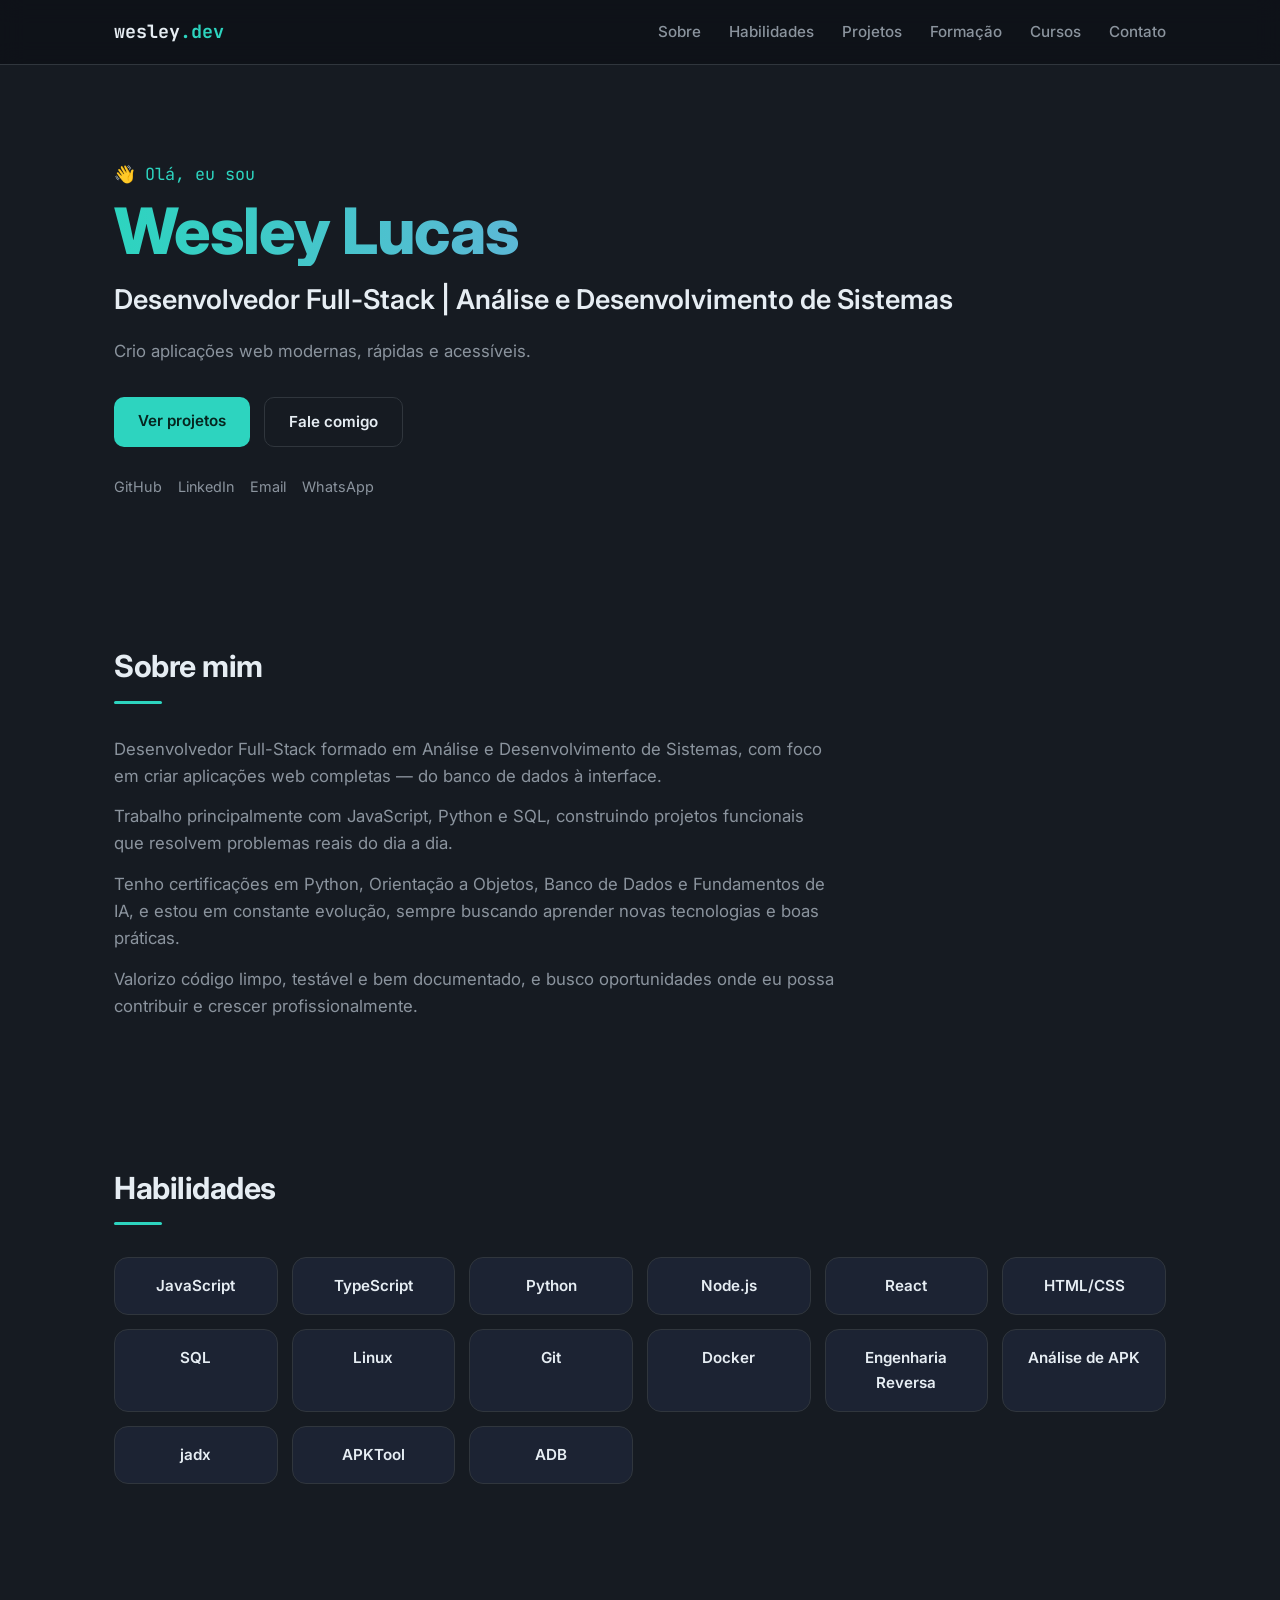
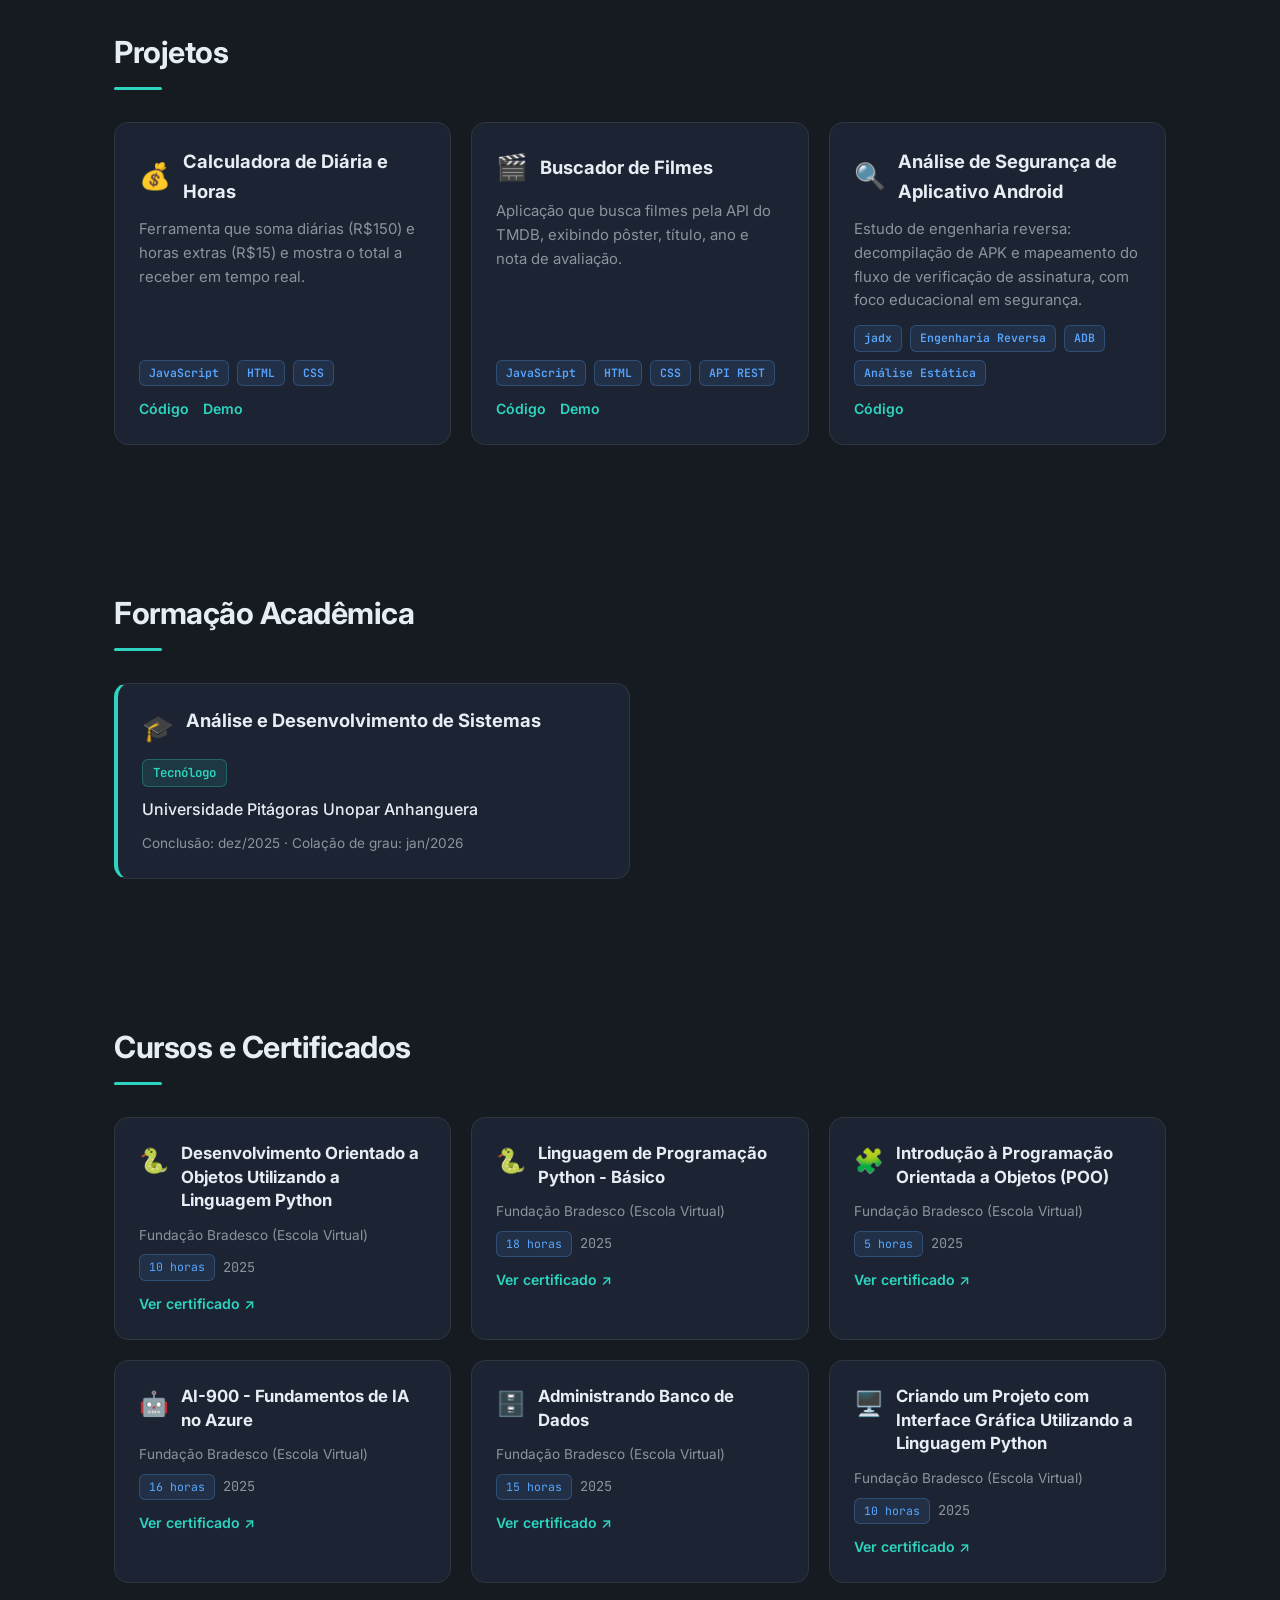
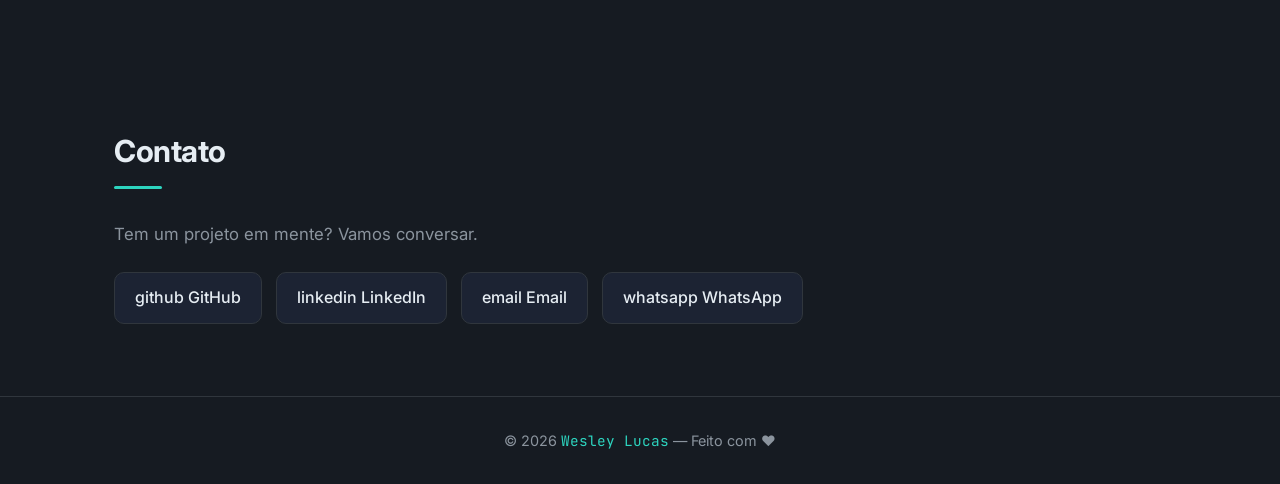
<file: index.html>
<!DOCTYPE html>
<html lang="pt-BR">
<head>
  <meta charset="UTF-8" />
  <meta name="viewport" content="width=device-width, initial-scale=1.0" />
  <title>Seu Nome — Portfólio</title>
  <meta name="description" content="Portfólio profissional — projetos, habilidades e experiência." />
  <link rel="preconnect" href="https://fonts.googleapis.com" />
  <link rel="preconnect" href="https://fonts.gstatic.com" crossorigin />
  <link href="https://fonts.googleapis.com/css2?family=Inter:wght@400;500;600;700;800&family=JetBrains+Mono:wght@400;600&display=swap" rel="stylesheet" />
  <link rel="stylesheet" href="css/style.css" />
</head>
<body>
  <header class="nav">
    <div class="container nav__inner">
      <a href="#hero" class="nav__logo" id="navLogo">seu.nome<span class="accent">.dev</span></a>
      <nav class="nav__links" id="navLinks">
        <a href="#sobre">Sobre</a>
        <a href="#habilidades">Habilidades</a>
        <a href="#projetos">Projetos</a>
        <a href="#formacao">Formação</a>
        <a href="#cursos">Cursos</a>
        <a href="#contato">Contato</a>
      </nav>
      <button class="nav__toggle" id="navToggle" aria-label="Menu">☰</button>
    </div>
  </header>

  <section class="hero" id="hero">
    <div class="container hero__inner">
      <p class="hero__hello">👋 Olá, eu sou</p>
      <h1 class="hero__name" id="heroName">Seu Nome</h1>
      <h2 class="hero__role" id="heroRole">Desenvolvedor Full-Stack</h2>
      <p class="hero__desc" id="heroDesc">Crio aplicações web modernas, rápidas e acessíveis. Focado em resolver problemas reais com código limpo.</p>
      <div class="hero__cta">
        <a href="#projetos" class="btn btn--primary">Ver projetos</a>
        <a href="#contato" class="btn btn--ghost">Fale comigo</a>
      </div>
      <div class="hero__links" id="heroLinks"></div>
    </div>
  </section>

  <section class="section" id="sobre">
    <div class="container">
      <h2 class="section__title">Sobre mim</h2>
      <div class="sobre" id="sobreText"></div>
    </div>
  </section>

  <section class="section section--alt" id="habilidades">
    <div class="container">
      <h2 class="section__title">Habilidades</h2>
      <div class="skills" id="skillsGrid"></div>
    </div>
  </section>

  

  <section class="section" id="projetos">
    <div class="container">
      <h2 class="section__title">Projetos</h2>
      <div class="projects" id="projectsGrid"></div>
    </div>
  </section>

  <section class="section" id="formacao">
    <div class="container">
      <h2 class="section__title">Formação Acadêmica</h2>
      <div class="formacao" id="formacaoGrid"></div>
    </div>
  </section>

  <section class="section section--alt" id="cursos">
    <div class="container">
      <h2 class="section__title">Cursos e Certificados</h2>
      <div class="cursos" id="cursosGrid"></div>
    </div>
  </section>

  <section class="section section--alt" id="contato">
    <div class="container">
      <h2 class="section__title">Contato</h2>
      <p class="contato__lead" id="contatoLead"></p>
      <div class="contato__links" id="contatoLinks"></div>
    </div>
  </section>

  <footer class="footer">
    <div class="container">
      <p id="footerText"></p>
    </div>
  </footer>

  <script src="js/data.js"></script>
  <script src="js/main.js"></script>
</body>
</html>
</file>
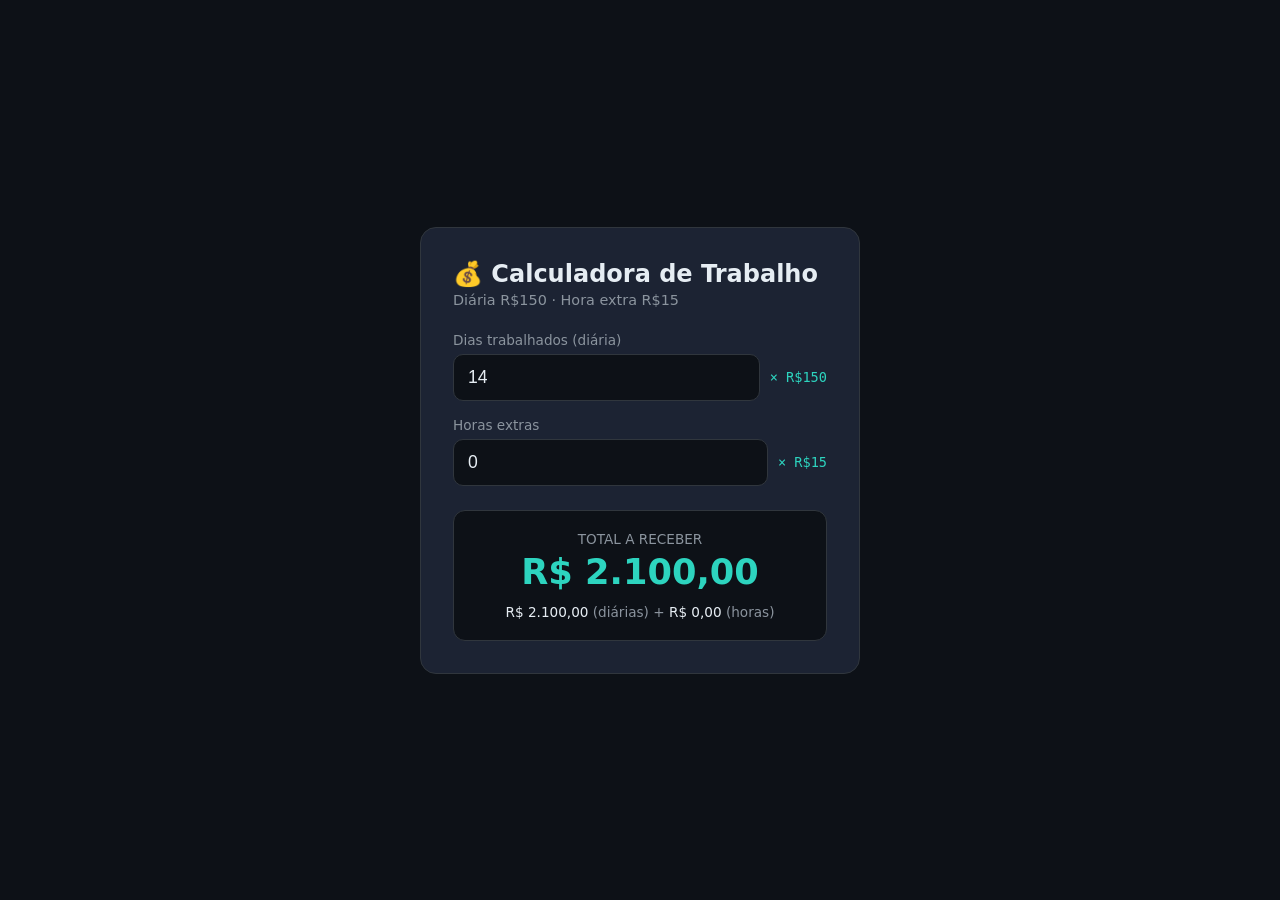
<file: calculadora/index.html>
<!DOCTYPE html>
<html lang="pt-BR">
<head>
  <meta charset="UTF-8" />
  <meta name="viewport" content="width=device-width, initial-scale=1.0" />
  <title>Calculadora de Diária e Horas</title>
  <style>
    :root { --bg:#0d1117; --card:#1c2333; --border:#30363d; --text:#e6edf3; --muted:#8b949e; --accent:#2dd4bf; }
    * { margin:0; padding:0; box-sizing:border-box; }
    body { font-family:system-ui,sans-serif; background:var(--bg); color:var(--text); min-height:100vh; display:flex; align-items:center; justify-content:center; padding:20px; }
    .card { background:var(--card); border:1px solid var(--border); border-radius:16px; padding:32px; width:100%; max-width:440px; }
    h1 { font-size:1.5rem; margin-bottom:4px; }
    .sub { color:var(--muted); font-size:.9rem; margin-bottom:24px; }
    .field { margin-bottom:16px; }
    .field label { display:block; font-size:.85rem; color:var(--muted); margin-bottom:6px; }
    .field .row { display:flex; align-items:center; gap:10px; }
    .field input { flex:1; background:#0d1117; border:1px solid var(--border); border-radius:10px; padding:12px 14px; color:var(--text); font-size:1.1rem; width:100%; }
    .field input:focus { outline:none; border-color:var(--accent); }
    .rate { font-family:monospace; color:var(--accent); font-size:.85rem; white-space:nowrap; }
    .total { background:#0d1117; border:1px solid var(--border); border-radius:12px; padding:20px; margin-top:24px; text-align:center; }
    .total .label { color:var(--muted); font-size:.85rem; }
    .total .value { font-size:2.2rem; font-weight:800; color:var(--accent); margin-top:4px; }
    .breakdown { margin-top:12px; font-size:.85rem; color:var(--muted); }
    .breakdown span { color:var(--text); }
  </style>
</head>
<body>
  <div class="card">
    <h1>💰 Calculadora de Trabalho</h1>
    <p class="sub">Diária R$150 · Hora extra R$15</p>

    <div class="field">
      <label>Dias trabalhados (diária)</label>
      <div class="row">
        <input type="number" id="dias" min="0" value="14" />
        <span class="rate">× R$150</span>
      </div>
    </div>

    <div class="field">
      <label>Horas extras</label>
      <div class="row">
        <input type="number" id="horas" min="0" value="0" />
        <span class="rate">× R$15</span>
      </div>
    </div>

    <div class="total">
      <div class="label">TOTAL A RECEBER</div>
      <div class="value" id="total">R$ 0,00</div>
      <div class="breakdown" id="breakdown"></div>
    </div>
  </div>

  <script>
    const DIARIA = 150, HORA = 15;
    const diasEl = document.getElementById('dias');
    const horasEl = document.getElementById('horas');
    const totalEl = document.getElementById('total');
    const breakdownEl = document.getElementById('breakdown');

    function fmt(v) { return v.toLocaleString('pt-BR', { style: 'currency', currency: 'BRL' }); }

    function calc() {
      const dias = parseInt(diasEl.value) || 0;
      const horas = parseInt(horasEl.value) || 0;
      const subDiaria = dias * DIARIA;
      const subHoras = horas * HORA;
      const total = subDiaria + subHoras;
      totalEl.textContent = fmt(total);
      breakdownEl.innerHTML = '<span>' + fmt(subDiaria) + '</span> (diárias) + <span>' + fmt(subHoras) + '</span> (horas)';
    }

    diasEl.addEventListener('input', calc);
    horasEl.addEventListener('input', calc);
    calc();
  </script>
</body>
</html>
</file>
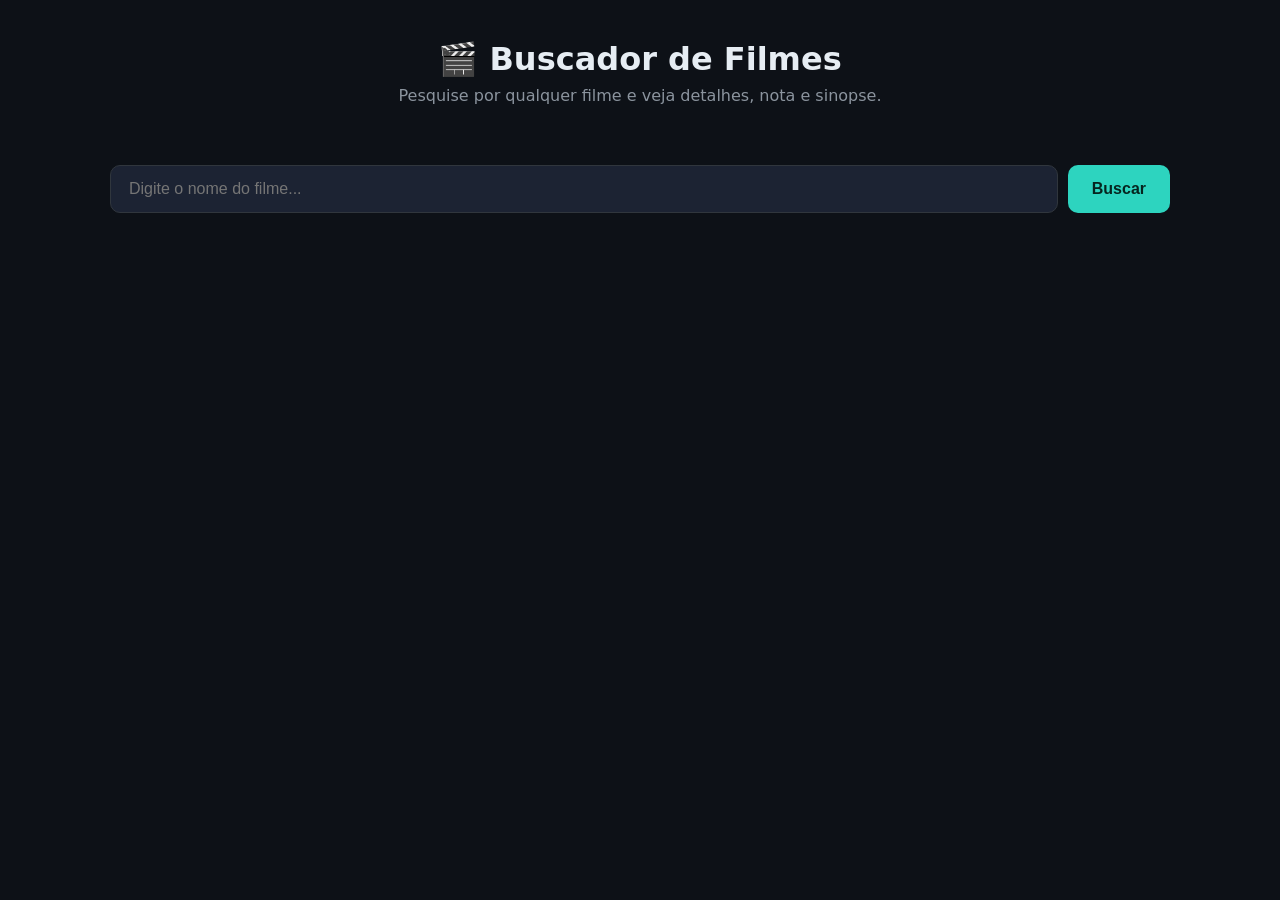
<file: filmes/index.html>
<!DOCTYPE html>
<html lang="pt-BR">
<head>
  <meta charset="UTF-8" />
  <meta name="viewport" content="width=device-width, initial-scale=1.0" />
  <title>🎬 Buscador de Filmes</title>
  <link rel="stylesheet" href="style.css?v=2" />
</head>
<body>
  <header class="topo">
    <h1>🎬 Buscador de Filmes</h1>
    <p>Pesquise por qualquer filme e veja detalhes, nota e sinopse.</p>
  </header>

  <main class="container">
    <form class="busca" id="buscaForm">
      <input type="text" id="campoBusca" placeholder="Digite o nome do filme..." autocomplete="off" />
      <button type="submit">Buscar</button>
    </form>

    <div class="status" id="status"></div>
    <div class="grid" id="resultados"></div>
  </main>

  <script src="script.js?v=2"></script>
</body>
</html>
</file>
<file: css/style.css>
:root {
  --bg: #0d1117;
  --bg-alt: #161b22;
  --bg-card: #1c2333;
  --border: #30363d;
  --text: #e6edf3;
  --text-muted: #8b949e;
  --accent: #2dd4bf;
  --accent-2: #a78bfa;
  --code: #58a6ff;
  --radius: 14px;
}

* { margin: 0; padding: 0; box-sizing: border-box; }

html { scroll-behavior: smooth; }

body {
  font-family: 'Inter', system-ui, sans-serif;
  background: var(--bg-alt);
  color: var(--text);
  line-height: 1.6;
  -webkit-font-smoothing: antialiased;
}

.container { max-width: 1100px; margin: 0 auto; padding: 0 24px; }

/* NAV */
.nav {
  position: sticky; top: 0; z-index: 50;
  background: rgba(13,17,23,.85);
  backdrop-filter: blur(12px);
  border-bottom: 1px solid var(--border);
}
.nav__inner { display: flex; align-items: center; justify-content: space-between; height: 64px; }
.nav__logo { font-family: 'JetBrains Mono', monospace; font-weight: 700; font-size: 1.15rem; color: var(--text); text-decoration: none; }
.nav__logo .accent { color: var(--accent); }
.nav__links { display: flex; gap: 28px; }
.nav__links a { color: var(--text-muted); text-decoration: none; font-weight: 500; font-size: .95rem; transition: color .2s; }
.nav__links a:hover { color: var(--text); }
.nav__toggle { display: none; background: none; border: none; color: var(--text); font-size: 1.4rem; cursor: pointer; }

/* HERO */
.hero { padding: 96px 0 72px; }
.hero__hello { color: var(--accent); font-family: 'JetBrains Mono', monospace; font-size: 1.05rem; margin-bottom: 8px; }
.hero__name {
  font-size: clamp(2.4rem, 6vw, 4rem);
  font-weight: 800; letter-spacing: -1px;
  background: linear-gradient(90deg, var(--accent), var(--accent-2));
  -webkit-background-clip: text; background-clip: text; color: transparent;
  line-height: 1.1;
}
.hero__role { font-size: clamp(1.2rem, 3vw, 1.7rem); font-weight: 600; color: var(--text); margin-top: 12px; }
.hero__desc { color: var(--text-muted); max-width: 560px; margin-top: 16px; font-size: 1.05rem; }
.hero__cta { display: flex; gap: 14px; margin-top: 32px; flex-wrap: wrap; }
.btn {
  display: inline-block; padding: 12px 24px; border-radius: 10px;
  font-weight: 600; font-size: .95rem; text-decoration: none; transition: all .2s;
}
.btn--primary { background: var(--accent); color: #06251f; }
.btn--primary:hover { transform: translateY(-2px); box-shadow: 0 8px 24px rgba(45,212,191,.35); }
.btn--ghost { border: 1px solid var(--border); color: var(--text); }
.btn--ghost:hover { border-color: var(--accent); color: var(--accent); }
.hero__links { display: flex; gap: 16px; margin-top: 28px; flex-wrap: wrap; }
.hero__links a { color: var(--text-muted); text-decoration: none; font-size: .9rem; transition: color .2s; }
.hero__links a:hover { color: var(--accent); }

/* SECTIONS */
.section { padding: 72px 0; }
.section--alt { background: var(--bg-alt); }
.section__title { font-size: 1.9rem; font-weight: 700; margin-bottom: 32px; letter-spacing: -.5px; }
.section__title::after { content: ''; display: block; width: 48px; height: 3px; background: var(--accent); margin-top: 10px; border-radius: 2px; }

/* SOBRE */
.sobre { color: var(--text-muted); font-size: 1.05rem; max-width: 720px; }
.sobre p + p { margin-top: 14px; }

/* SKILLS */
.skills { display: grid; grid-template-columns: repeat(auto-fill, minmax(150px, 1fr)); gap: 14px; }
.skill {
  background: var(--bg-card); border: 1px solid var(--border); border-radius: var(--radius);
  padding: 16px; text-align: center; font-weight: 600; font-size: .95rem;
  transition: all .2s;
}
.skill:hover { border-color: var(--accent); transform: translateY(-3px); }

/* PROJECTS */
.projects { display: grid; grid-template-columns: repeat(auto-fill, minmax(320px, 1fr)); gap: 20px; }
.project {
  background: var(--bg-card); border: 1px solid var(--border); border-radius: var(--radius);
  padding: 24px; display: flex; flex-direction: column; gap: 12px; transition: all .25s;
}
.project:hover { border-color: var(--accent); transform: translateY(-4px); box-shadow: 0 12px 32px rgba(0,0,0,.4); }
.project__header { display: flex; align-items: center; gap: 12px; }
.project__icon { font-size: 1.6rem; }
.project__title { font-size: 1.15rem; font-weight: 700; }
.project__desc { color: var(--text-muted); font-size: .93rem; flex: 1; }
.project__tags { display: flex; flex-wrap: wrap; gap: 8px; }
.tag {
  font-family: 'JetBrains Mono', monospace; font-size: .72rem; font-weight: 600;
  color: var(--code); background: rgba(88,166,255,.1); border: 1px solid rgba(88,166,255,.25);
  padding: 3px 9px; border-radius: 6px;
}
.project__links { display: flex; gap: 14px; }
.project__links a { color: var(--accent); text-decoration: none; font-size: .88rem; font-weight: 600; }
.project__links a:hover { text-decoration: underline; }

/* CONTATO */
.contato__lead { color: var(--text-muted); font-size: 1.05rem; margin-bottom: 24px; }
.contato__links { display: flex; flex-wrap: wrap; gap: 14px; }
.contato__links a {
  display: flex; align-items: center; gap: 8px; text-decoration: none;
  color: var(--text); background: var(--bg-card); border: 1px solid var(--border);
  padding: 12px 20px; border-radius: 10px; font-weight: 500; transition: all .2s;
}
.contato__links a:hover { border-color: var(--accent); color: var(--accent); }

/* FOOTER */
.footer { padding: 32px 0; border-top: 1px solid var(--border); text-align: center; color: var(--text-muted); font-size: .9rem; }
.footer .code { font-family: 'JetBrains Mono', monospace; color: var(--accent); }

/* RESPONSIVE */
@media (max-width: 720px) {
  .nav__links { display: none; position: absolute; top: 64px; left: 0; right: 0; background: var(--bg-alt); flex-direction: column; padding: 16px 24px; gap: 16px; border-bottom: 1px solid var(--border); }
  .nav__links.open { display: flex; }
  .nav__toggle { display: block; }
  .section { padding: 56px 0; }
}

/* CALCULADORA */
.calc { max-width: 440px; }
.calc__field { margin-bottom: 16px; }
.calc__field label { display: block; font-size: .85rem; color: var(--text-muted); margin-bottom: 6px; }
.calc__row { display: flex; align-items: center; gap: 10px; }
.calc__field input { flex: 1; background: var(--bg); border: 1px solid var(--border); border-radius: 10px; padding: 12px 14px; color: var(--text); font-size: 1.1rem; width: 100%; }
.calc__field input:focus { outline: none; border-color: var(--accent); }
.calc__rate { font-family: 'JetBrains Mono', monospace; color: var(--accent); font-size: .85rem; white-space: nowrap; }
.calc__total { background: var(--bg); border: 1px solid var(--border); border-radius: 12px; padding: 20px; margin-top: 24px; text-align: center; }
.calc__label { color: var(--text-muted); font-size: .85rem; }
.calc__value { font-size: 2.2rem; font-weight: 800; color: var(--accent); margin-top: 4px; }
.calc__breakdown { margin-top: 12px; font-size: .85rem; color: var(--text-muted); }
.calc__breakdown span { color: var(--text); }

/* CURSOS */
.cursos { display: grid; grid-template-columns: repeat(auto-fill, minmax(320px, 1fr)); gap: 20px; }
.curso {
  background: var(--bg-card); border: 1px solid var(--border); border-radius: var(--radius);
  padding: 24px; display: flex; flex-direction: column; gap: 12px; transition: all .25s;
}
.curso:hover { border-color: var(--accent-2); transform: translateY(-4px); }
.curso__header { display: flex; align-items: flex-start; gap: 12px; }
.curso__icon { font-size: 1.5rem; }
.curso__title { font-size: 1.05rem; font-weight: 700; line-height: 1.4; }
.curso__meta { display: flex; flex-wrap: wrap; gap: 8px; align-items: center; color: var(--text-muted); font-size: .85rem; }
.curso__ch { font-family: 'JetBrains Mono', monospace; color: var(--code); background: rgba(88,166,255,.1); border: 1px solid rgba(88,166,255,.25); padding: 3px 9px; border-radius: 6px; font-size: .72rem; }
.curso__ano { font-family: 'JetBrains Mono', monospace; color: var(--text-muted); }
.curso__cert { color: var(--accent); text-decoration: none; font-size: .88rem; font-weight: 600; }
.curso__cert:hover { text-decoration: underline; }

/* FORMAÇÃO ACADÊMICA */
.formacao { display: grid; grid-template-columns: repeat(auto-fill, minmax(340px, 1fr)); gap: 20px; }
.formacao-item {
  background: var(--bg-card); border: 1px solid var(--border); border-radius: var(--radius);
  padding: 24px; display: flex; flex-direction: column; gap: 10px; transition: all .25s;
  border-left: 4px solid var(--accent);
}
.formacao-item:hover { border-color: var(--accent); transform: translateY(-4px); }
.formacao__header { display: flex; align-items: flex-start; gap: 12px; }
.formacao__icon { font-size: 1.6rem; }
.formacao__title { font-size: 1.15rem; font-weight: 700; line-height: 1.4; }
.formacao__grau { display: inline-block; align-self: flex-start; font-family: 'JetBrains Mono', monospace; font-size: .78rem; font-weight: 600; color: var(--accent); background: rgba(45,212,191,.12); border: 1px solid rgba(45,212,191,.3); padding: 3px 10px; border-radius: 6px; }
.formacao__inst { color: var(--text); font-weight: 500; }
.formacao__periodo { color: var(--text-muted); font-size: .85rem; }
.formacao__diploma { color: var(--accent-2); text-decoration: none; font-size: .88rem; font-weight: 600; }
.formacao__diploma:hover { text-decoration: underline; }
</file>
<file: filmes/style.css>
:root { --bg:#0d1117; --card:#1c2333; --border:#30363d; --text:#e6edf3; --muted:#8b949e; --accent:#2dd4bf; }
* { margin:0; padding:0; box-sizing:border-box; }
body { font-family:system-ui,sans-serif; background:var(--bg); color:var(--text); min-height:100vh; }
.topo { text-align:center; padding:40px 20px 20px; }
.topo h1 { font-size:2rem; margin-bottom:8px; }
.topo p { color:var(--muted); }
.container { max-width:1100px; margin:0 auto; padding:20px; }
.busca { display:flex; gap:10px; margin:20px 0; }
.busca input { flex:1; background:var(--card); border:1px solid var(--border); border-radius:10px; padding:14px 18px; color:var(--text); font-size:1rem; }
.busca input:focus { outline:none; border-color:var(--accent); }
.busca button { background:var(--accent); color:#06251f; border:none; border-radius:10px; padding:0 24px; font-size:1rem; font-weight:700; cursor:pointer; }
.busca button:hover { filter:brightness(1.1); }
.status { text-align:center; color:var(--muted); margin:16px 0; min-height:20px; }
.grid { display:grid; grid-template-columns:repeat(auto-fill, minmax(200px, 1fr)); gap:20px; }
.card { background:var(--card); border:1px solid var(--border); border-radius:12px; overflow:hidden; transition:all .2s; cursor:pointer; }
.card:hover { transform:translateY(-4px); border-color:var(--accent); }
.card img { width:100%; aspect-ratio:2/3; object-fit:cover; display:block; background:#0d1117; }
.card .info { padding:12px; }
.card .titulo { font-weight:700; font-size:.95rem; margin-bottom:6px; line-height:1.3; }
.card .meta { display:flex; justify-content:space-between; align-items:center; color:var(--muted); font-size:.8rem; }
.card .nota { color:#f0b429; font-weight:700; }
.sem-poster { width:100%; aspect-ratio:2/3; display:flex; align-items:center; justify-content:center; font-size:2.5rem; background:#0d1117; color:var(--muted); }
</file>
